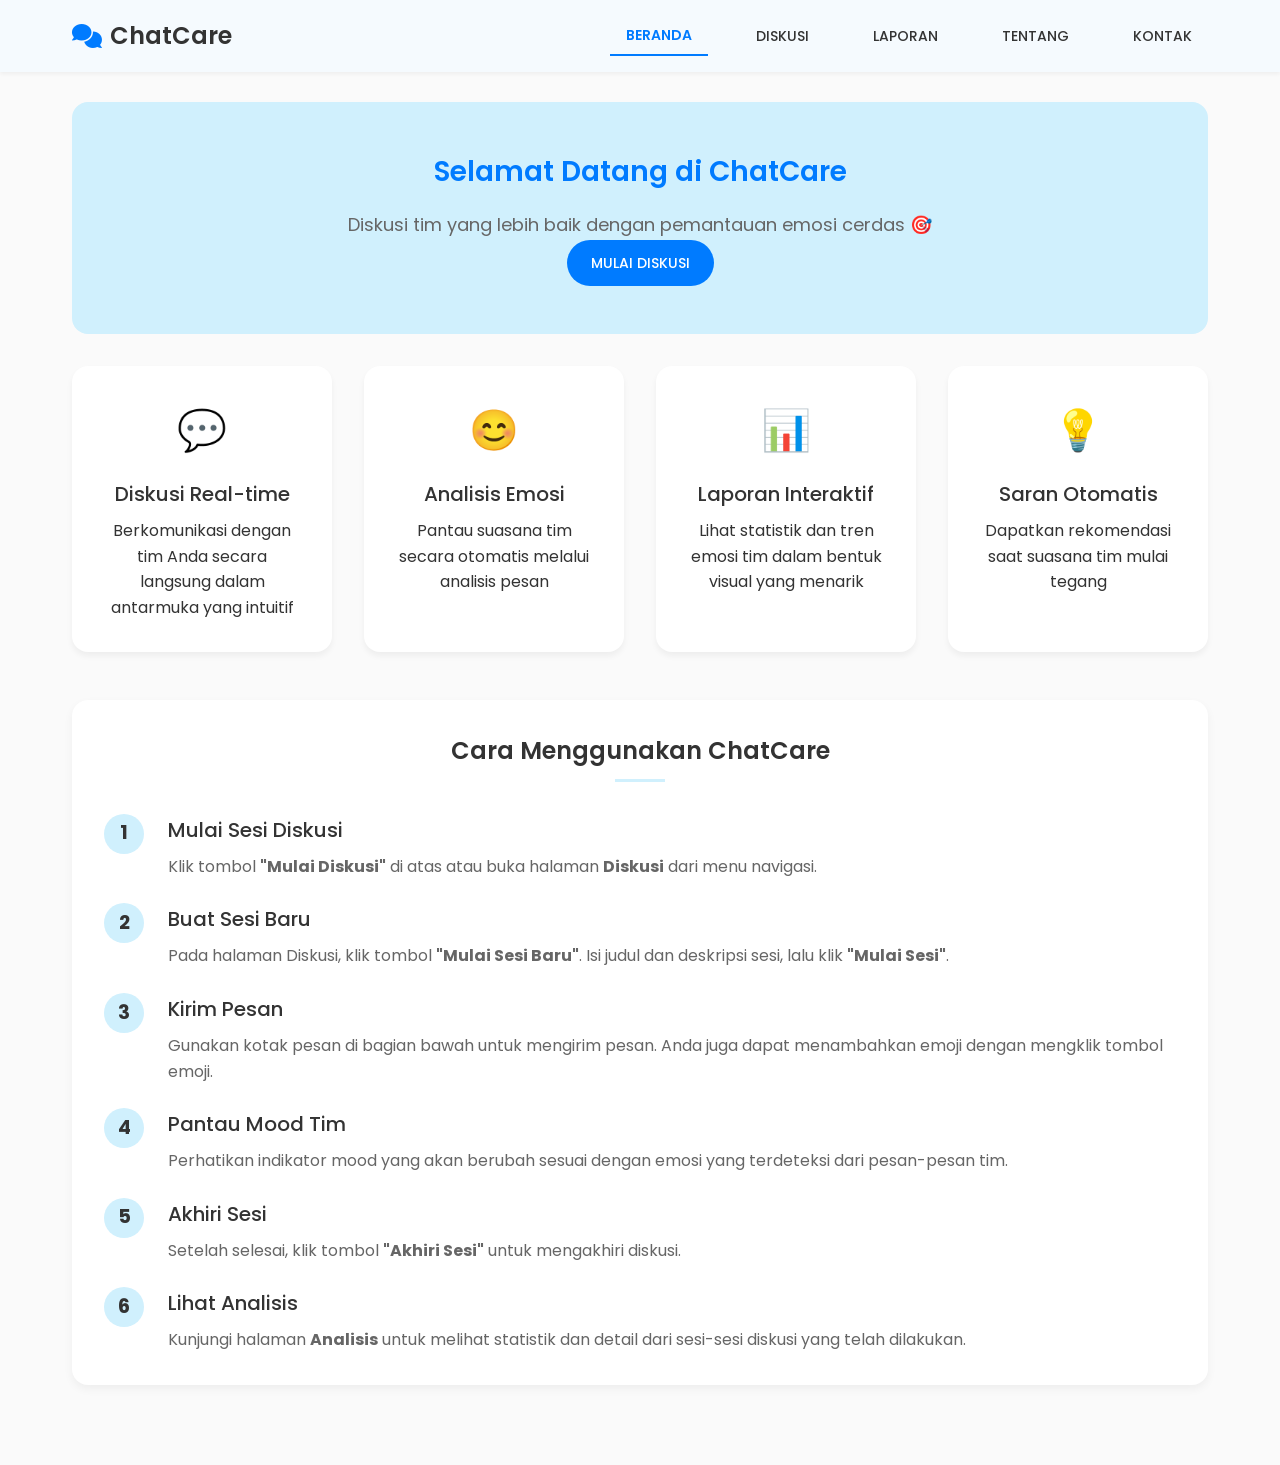
<file: index.html>
<!DOCTYPE html>
<html lang="en">
<head>
    <meta charset="UTF-8">
    <meta name="viewport" content="width=device-width, initial-scale=1.0">
    <title>ChatCare - Aplikasi Diskusi Tim dengan Analisis Emosi</title>
    <link rel="stylesheet" href="assets/css/styles.css">
    <link href="https://fonts.googleapis.com/css2?family=Poppins:wght@300;400;500;600&family=Roboto:wght@400;500&display=swap" rel="stylesheet">
    <link rel="stylesheet" href="https://cdnjs.cloudflare.com/ajax/libs/font-awesome/6.0.0/css/all.min.css">
</head>
<body>
    <nav class="navbar">
        <div class="nav-container">
            <a href="index.html" class="nav-brand">
                <i class="fas fa-comments"></i>
                ChatCare
            </a>
            <button class="nav-toggle" id="navToggle">
                <i class="fas fa-bars"></i>
            </button>
            <div class="nav-links">
                <a href="index.html" class="active">Beranda</a>
                <a href="diskusi.html">Diskusi</a>
                <a href="laporan.html">Laporan</a>
                <a href="tentang.html">Tentang</a>
                <a href="kontak.html">Kontak</a>
            </div>
        </div>
    </nav>

    <div class="container">
        <header>
            <h1>Selamat Datang di ChatCare</h1>
            <p class="tagline">Diskusi tim yang lebih baik dengan pemantauan emosi cerdas 🎯</p>
            <a href="diskusi.html" class="btn-primary">Mulai Diskusi</a>
        </header>

        <div class="feature-grid">
            <div class="feature-card">
                <span class="emoji">💬</span>
                <h3>Diskusi Real-time</h3>
                <p>Berkomunikasi dengan tim Anda secara langsung dalam antarmuka yang intuitif</p>
            </div>
            <div class="feature-card">
                <span class="emoji">😊</span>
                <h3>Analisis Emosi</h3>
                <p>Pantau suasana tim secara otomatis melalui analisis pesan</p>
            </div>
            <div class="feature-card">
                <span class="emoji">📊</span>
                <h3>Laporan Interaktif</h3>
                <p>Lihat statistik dan tren emosi tim dalam bentuk visual yang menarik</p>
            </div>
            <div class="feature-card">
                <span class="emoji">💡</span>
                <h3>Saran Otomatis</h3>
                <p>Dapatkan rekomendasi saat suasana tim mulai tegang</p>
            </div>
        </div>

        <div class="how-to-use">
            <h2>Cara Menggunakan ChatCare</h2>
            <div class="steps-container">
                <div class="step">
                    <div class="step-number">1</div>
                    <div class="step-content">
                        <h3>Mulai Sesi Diskusi</h3>
                        <p>Klik tombol <strong>"Mulai Diskusi"</strong> di atas atau buka halaman <strong>Diskusi</strong> dari menu navigasi.</p>
                    </div>
                </div>
                <div class="step">
                    <div class="step-number">2</div>
                    <div class="step-content">
                        <h3>Buat Sesi Baru</h3>
                        <p>Pada halaman Diskusi, klik tombol <strong>"Mulai Sesi Baru"</strong>. Isi judul dan deskripsi sesi, lalu klik <strong>"Mulai Sesi"</strong>.</p>
                    </div>
                </div>
                <div class="step">
                    <div class="step-number">3</div>
                    <div class="step-content">
                        <h3>Kirim Pesan</h3>
                        <p>Gunakan kotak pesan di bagian bawah untuk mengirim pesan. Anda juga dapat menambahkan emoji dengan mengklik tombol emoji.</p>
                    </div>
                </div>
                <div class="step">
                    <div class="step-number">4</div>
                    <div class="step-content">
                        <h3>Pantau Mood Tim</h3>
                        <p>Perhatikan indikator mood yang akan berubah sesuai dengan emosi yang terdeteksi dari pesan-pesan tim.</p>
                    </div>
                </div>
                <div class="step">
                    <div class="step-number">5</div>
                    <div class="step-content">
                        <h3>Akhiri Sesi</h3>
                        <p>Setelah selesai, klik tombol <strong>"Akhiri Sesi"</strong> untuk mengakhiri diskusi.</p>
                    </div>
                </div>
                <div class="step">
                    <div class="step-number">6</div>
                    <div class="step-content">
                        <h3>Lihat Analisis</h3>
                        <p>Kunjungi halaman <strong>Analisis</strong> untuk melihat statistik dan detail dari sesi-sesi diskusi yang telah dilakukan.</p>
                    </div>
                </div>
            </div>
        </div>
    </div>

    <script src="assets/js/script.js"></script>
    <script>
        // Mobile menu toggle
        const navToggle = document.getElementById('navToggle');
        const navLinks = document.querySelector('.nav-links');

        navToggle.addEventListener('click', () => {
            navLinks.classList.toggle('show');
        });

        // Add active class to current page
        const currentPage = window.location.pathname.split('/').pop() || 'index.html';
        document.querySelectorAll('.nav-links a').forEach(link => {
            if (link.getAttribute('href') === currentPage) {
                link.classList.add('active');
            } else {
                link.classList.remove('active');
            }
        });
    </script>
</body>
</html>
</file>
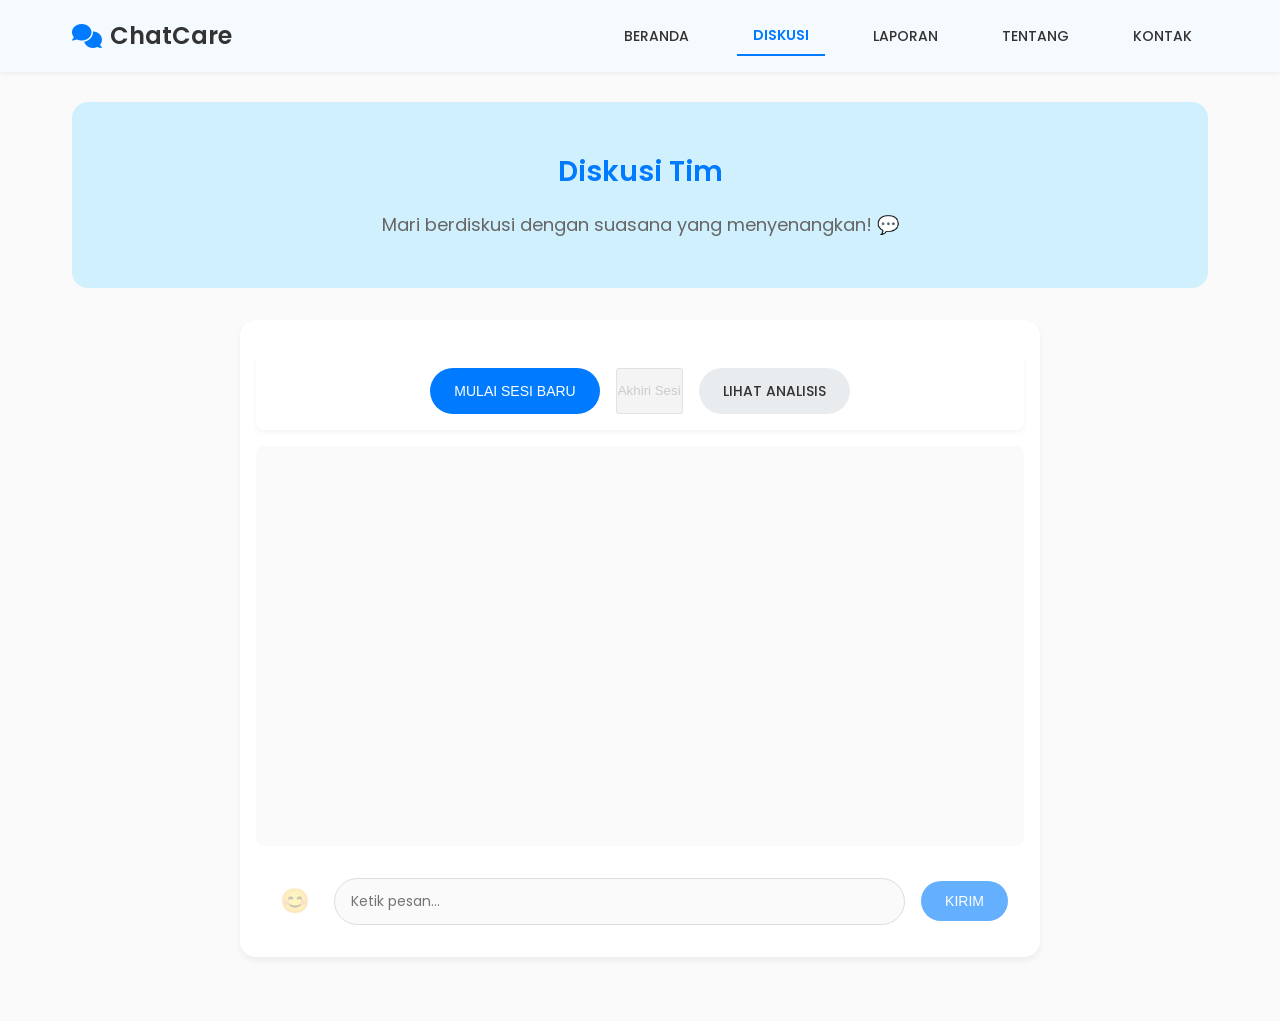
<file: diskusi.html>
<!DOCTYPE html>
<html lang="en">
<head>
    <meta charset="UTF-8">
    <meta name="viewport" content="width=device-width, initial-scale=1.0">
    <title>Diskusi - ChatCare</title>
    <link rel="stylesheet" href="assets/css/styles.css">
    <link href="https://fonts.googleapis.com/css2?family=Poppins:wght@300;400;500;600&family=Roboto:wght@400;500&display=swap" rel="stylesheet">
    <link rel="stylesheet" href="https://cdnjs.cloudflare.com/ajax/libs/font-awesome/6.0.0/css/all.min.css">
    <style>
        .chat-container {
            max-width: 800px;
            margin: 2rem auto;
            background: white;
            border-radius: 1rem;
            box-shadow: 0 4px 6px rgba(0, 0, 0, 0.05);
            padding: 1rem;
        }

        .chat-messages {
            height: 400px;
            overflow-y: auto;
            padding: 1rem;
            background: var(--chat-bg);
            border-radius: 0.5rem;
            margin-bottom: 1rem;
        }

        .message {
            margin-bottom: 1rem;
            padding: 0.75rem 1rem;
            border-radius: 1rem;
            max-width: 80%;
            word-wrap: break-word;
        }

        .message.sent {
            background: var(--primary-color);
            margin-left: auto;
            color: var(--text-color);
        }

        .message.received {
            background: var(--button-secondary);
            color: var(--text-color);
        }

        .message .emotion-tag {
            font-size: 0.8rem;
            color: #666;
            margin-top: 0.25rem;
            display: flex;
            align-items: center;
            gap: 0.25rem;
        }

        .chat-input {
            display: flex;
            gap: 1rem;
            padding: 1rem;
            position: relative;
            align-items: center;
        }

        .chat-input input {
            flex: 1;
            padding: 0.75rem 1rem;
            border: 1px solid #ddd;
            border-radius: 2rem;
            font-family: inherit;
            font-size: 14px;
            transition: border-color 0.3s;
        }

        .chat-input input:focus {
            outline: none;
            border-color: var(--button-primary);
        }

        .mood-visualizer {
            background: white;
            padding: 1rem;
            border-radius: 0.5rem;
            margin-bottom: 1rem;
            text-align: center;
        }

        .mood-title {
            display: flex;
            align-items: center;
            justify-content: center;
            gap: 0.5rem;
            margin-bottom: 1rem;
        }

        .mood-emoji {
            font-size: 2rem;
        }

        .mood-bars {
            display: flex;
            gap: 0.5rem;
            margin-top: 0.5rem;
        }

        .mood-bar {
            flex: 1;
            height: 20px;
            background: #f0f0f0;
            border-radius: 10px;
            overflow: hidden;
        }

        .mood-bar-fill {
            height: 100%;
            transition: width 0.3s ease;
        }

        .mood-bar-fill.positive { background: #90EE90; }
        .mood-bar-fill.neutral { background: #FFD700; }
        .mood-bar-fill.negative { background: #FFB6C1; }

        .recommendation {
            padding: 1rem;
            background: var(--warning-color);
            border-radius: 0.5rem;
            margin-top: 1rem;
            text-align: center;
            display: none;
        }

        .btn-emoji {
            background: none;
            border: none;
            font-size: 1.5rem;
            cursor: pointer;
            padding: 0.5rem;
            transition: transform 0.2s;
        }

        .btn-emoji:hover {
            transform: scale(1.1);
        }

        .emoji-picker {
            display: none;
            position: absolute;
            bottom: 100%;
            left: 1rem;
            background: white;
            border-radius: 1rem;
            box-shadow: 0 4px 12px rgba(0, 0, 0, 0.1);
            padding: 1rem;
            z-index: 1000;
        }

        .emoji-picker.show {
            display: block;
        }

        .emoji-tabs {
            display: flex;
            gap: 0.5rem;
            margin-bottom: 1rem;
            border-bottom: 1px solid #eee;
            padding-bottom: 0.5rem;
        }

        .emoji-tab {
            background: none;
            border: none;
            font-size: 1.2rem;
            cursor: pointer;
            padding: 0.5rem;
            opacity: 0.5;
            transition: opacity 0.2s;
        }

        .emoji-tab.active {
            opacity: 1;
        }

        .emoji-list {
            display: grid;
            grid-template-columns: repeat(5, 1fr);
            gap: 0.5rem;
        }

        .emoji-item {
            font-size: 1.5rem;
            padding: 0.5rem;
            cursor: pointer;
            text-align: center;
            border-radius: 0.5rem;
            transition: background-color 0.2s;
        }

        .emoji-item:hover {
            background-color: var(--primary-color);
        }

        .session-controls {
            margin: 1rem 0;
            display: flex;
            gap: 1rem;
            justify-content: center;
            padding: 1rem;
            background: white;
            border-radius: 0.5rem;
            box-shadow: 0 2px 4px rgba(0, 0, 0, 0.05);
        }

        .session-info {
            display: flex;
            justify-content: space-between;
            padding: 1rem;
            background: white;
            border-radius: 0.5rem;
            margin: 1rem 0;
            box-shadow: 0 2px 4px rgba(0, 0, 0, 0.05);
        }

        .session-timer {
            font-weight: 500;
        }

        .message-count {
            color: var(--text-color);
        }

        .btn-primary:disabled,
        .btn-warning:disabled {
            opacity: 0.6;
            cursor: not-allowed;
        }

        .mood-indicator {
            background: white;
            border-radius: 0.5rem;
            padding: 1rem;
            margin: 1rem 0;
            box-shadow: 0 2px 4px rgba(0, 0, 0, 0.05);
        }

        .mood-status {
            display: flex;
            align-items: center;
            gap: 1rem;
            margin-bottom: 1rem;
            padding-bottom: 1rem;
            border-bottom: 1px solid #eee;
        }

        .mood-emoji {
            font-size: 2rem;
        }

        .mood-text {
            font-size: 1.1rem;
            color: var(--text-color);
        }

        .mood-bars {
            display: flex;
            flex-direction: column;
            gap: 1rem;
        }

        .mood-bar {
            display: flex;
            align-items: center;
            gap: 1rem;
        }

        .mood-label {
            width: 60px;
            font-size: 0.9rem;
            color: var(--text-color);
        }

        .mood-progress {
            flex: 1;
            height: 8px;
            background: #eee;
            border-radius: 4px;
            overflow: hidden;
        }

        .mood-fill {
            height: 100%;
            width: 0;
            transition: width 0.3s ease;
        }

        .mood-fill.positive {
            background: var(--positive-color, #90EE90);
        }

        .mood-fill.neutral {
            background: var(--neutral-color, #FFD700);
        }

        .mood-fill.negative {
            background: var(--negative-color, #FFB6C1);
        }

        .mood-value {
            width: 50px;
            font-size: 0.9rem;
            text-align: right;
            color: var(--text-color);
        }

        .recommendation-box {
            background: white;
            border-radius: 0.5rem;
            padding: 1rem;
            margin: 1rem 0;
            box-shadow: 0 2px 4px rgba(0, 0, 0, 0.05);
        }

        .recommendation-title {
            display: flex;
            align-items: center;
            gap: 0.5rem;
            margin-bottom: 0.5rem;
            color: var(--text-color);
            font-weight: 500;
        }

        .recommendation-content {
            color: var(--text-color);
            font-size: 0.95rem;
            line-height: 1.5;
            padding: 0.5rem;
            border-radius: 0.25rem;
            background: #f8f9fa;
        }

        .positive-recommendation {
            border-left: 4px solid var(--positive-color, #90EE90);
        }

        .negative-recommendation {
            border-left: 4px solid var(--negative-color, #FFB6C1);
        }

        .neutral-recommendation {
            border-left: 4px solid var(--neutral-color, #FFD700);
        }

        .session-start-modal {
            display: none;
            position: fixed;
            top: 0;
            left: 0;
            width: 100%;
            height: 100%;
            background: rgba(0, 0, 0, 0.5);
            z-index: 1000;
            justify-content: center;
            align-items: center;
        }

        .modal-content {
            background: white;
            border-radius: 0.5rem;
            padding: 1.5rem;
            width: 90%;
            max-width: 500px;
            box-shadow: 0 4px 6px rgba(0, 0, 0, 0.1);
        }

        .modal-content h3 {
            margin: 0 0 1rem;
            color: var(--text-color);
        }

        .form-group {
            margin-bottom: 1rem;
        }

        .form-group label {
            display: block;
            margin-bottom: 0.5rem;
            color: var(--text-color);
        }

        .form-group input,
        .form-group textarea {
            width: 100%;
            padding: 0.5rem;
            border: 1px solid #ddd;
            border-radius: 0.25rem;
            font-family: inherit;
        }

        .form-group textarea {
            height: 100px;
            resize: vertical;
        }

        .session-guidelines {
            margin: 1rem 0;
            padding: 1rem;
            background: #f8f9fa;
            border-radius: 0.25rem;
        }

        .session-guidelines h4 {
            margin: 0 0 0.5rem;
            color: var(--text-color);
        }

        .session-guidelines ul {
            margin: 0;
            padding-left: 1.5rem;
        }

        .session-guidelines li {
            margin: 0.5rem 0;
            color: var(--text-color);
        }

        .modal-footer {
            margin-top: 1rem;
            display: flex;
            justify-content: flex-end;
            gap: 0.5rem;
        }

        .session-header {
            margin-bottom: 1rem;
        }

        .session-header h3 {
            margin: 0;
            color: var(--text-color);
        }

        .session-desc {
            margin: 0.5rem 0 0;
            color: #666;
            font-size: 0.9rem;
        }

        .session-stats {
            display: flex;
            gap: 2rem;
        }

        .stat-item {
            display: flex;
            align-items: center;
            gap: 0.5rem;
            color: var(--text-color);
        }

        .stat-item i {
            color: var(--primary-color);
        }

        .mood-trend {
            background: white;
            border-radius: 0.5rem;
            padding: 1rem;
            margin: 1rem 0;
            box-shadow: 0 2px 4px rgba(0, 0, 0, 0.05);
        }

        .trend-header {
            display: flex;
            justify-content: space-between;
            align-items: center;
            margin-bottom: 1rem;
            padding-bottom: 0.5rem;
            border-bottom: 1px solid #eee;
        }

        .trend-header h4 {
            margin: 0;
            color: var(--text-color);
        }

        .trend-indicator {
            display: flex;
            align-items: center;
            gap: 0.5rem;
        }

        .trend-arrow {
            font-size: 1.2rem;
        }

        .trend-text {
            font-size: 0.9rem;
            color: var(--text-color);
        }

        .trend-details {
            display: flex;
            justify-content: space-between;
            gap: 1rem;
        }

        .trend-stat {
            flex: 1;
            text-align: center;
            padding: 0.5rem;
            background: #f8f9fa;
            border-radius: 0.25rem;
        }

        .trend-label {
            font-size: 0.8rem;
            color: #666;
            margin-bottom: 0.25rem;
        }

        .trend-value {
            font-size: 1.1rem;
            font-weight: 500;
            color: var(--text-color);
        }

        .trend-direction.positive {
            color: var(--positive-color, #90EE90);
        }

        .trend-direction.negative {
            color: var(--negative-color, #FFB6C1);
        }

        .trend-direction.neutral {
            color: var(--neutral-color, #FFD700);
        }

        .trend-change.increasing {
            color: #ff4444;
        }

        .trend-change.decreasing {
            color: #4CAF50;
        }

        .trend-warnings {
            color: #ff4444;
        }

        .trend-alert {
            margin-top: 1rem;
            padding: 0.5rem;
            background: #fff3cd;
            border: 1px solid #ffeeba;
            border-radius: 0.25rem;
            color: #856404;
            display: flex;
            align-items: center;
            gap: 0.5rem;
        }

        .trend-alert i {
            color: #856404;
        }

        .mood-progress-indicator {
            margin: 1rem 0;
            padding: 0.7rem 1rem;
            background: #fff;
            border-radius: 0.5rem;
            box-shadow: 0 2px 4px rgba(0,0,0,0.07);
        }
        .progress-bar {
            display: flex;
            height: 18px;
            background: #f0f0f0;
            border-radius: 9px;
            overflow: hidden;
            margin-bottom: 0.5rem;
        }
        .progress-fill {
            height: 100%;
            transition: width 0.4s;
        }
        .progress-fill.positive { background: #90ee90; }
        .progress-fill.neutral { background: #ffd700; }
        .progress-fill.negative { background: #ffb6c1; }
        .progress-labels {
            display: flex;
            justify-content: space-between;
            font-size: 0.95rem;
        }
    </style>
</head>
<body>
    <nav class="navbar">
        <div class="nav-container">
            <a href="index.html" class="nav-brand">
                <i class="fas fa-comments"></i>
                ChatCare
            </a>
            <button class="nav-toggle" id="navToggle">
                <i class="fas fa-bars"></i>
            </button>
            <div class="nav-links">
                <a href="index.html">Beranda</a>
                <a href="diskusi.html" class="active">Diskusi</a>
                <a href="laporan.html">Laporan</a>
                <a href="tentang.html">Tentang</a>
                <a href="kontak.html">Kontak</a>
            </div>
        </div>
    </nav>

    <div class="container">
        <header>
            <h1>Diskusi Tim</h1>
            <p class="tagline">Mari berdiskusi dengan suasana yang menyenangkan! 💬</p>
        </header>

        <div class="chat-container">
            <div class="session-controls">
                <button class="btn-primary" id="startSessionBtn">Mulai Sesi Baru</button>
                <button class="btn-warning" id="endSessionBtn" disabled>Akhiri Sesi</button>
                <a href="analisis.html" class="btn-secondary">Lihat Analisis</a>
            </div>

            <div class="session-start-modal" id="sessionStartModal">
                <div class="modal-content">
                    <h3>Mulai Sesi Diskusi Baru</h3>
                    <div class="modal-body">
                        <div class="form-group">
                            <label for="sessionTitle">Judul Sesi:</label>
                            <input type="text" id="sessionTitle" placeholder="Contoh: Diskusi Sprint Planning">
                        </div>
                        <div class="form-group">
                            <label for="sessionDesc">Deskripsi:</label>
                            <textarea id="sessionDesc" placeholder="Deskripsi singkat tentang sesi ini..."></textarea>
                        </div>
                        <div class="session-guidelines">
                            <h4>Panduan Diskusi yang Baik:</h4>
                            <ul>
                                <li>✨ Berikan pendapat dengan sopan dan jelas</li>
                                <li>🎯 Fokus pada topik yang sedang dibahas</li>
                                <li>🤝 Hormati pendapat anggota tim lain</li>
                                <li>💡 Sampaikan ide dengan konstruktif</li>
                                <li>❤️ Jaga mood tim tetap positif</li>
                            </ul>
                        </div>
                    </div>
                    <div class="modal-footer">
                        <button class="btn-secondary" id="cancelSessionBtn">Batal</button>
                        <button class="btn-primary" id="confirmSessionBtn">Mulai Sesi</button>
                    </div>
                </div>
            </div>

            <div class="session-info" id="sessionInfo" style="display: none;">
                <div class="session-header">
                    <h3 id="activeSessionTitle">Sesi Diskusi</h3>
                    <p id="activeSessionDesc" class="session-desc"></p>
                </div>
                <div class="session-stats">
                    <div class="stat-item">
                        <i class="fas fa-clock"></i>
                        <span>Durasi: <span id="sessionDuration">00:00:00</span></span>
                    </div>
                    <div class="stat-item">
                        <i class="fas fa-comments"></i>
                        <span>Pesan: <span id="messageCount">0</span></span>
                    </div>
                </div>
            </div>

            <div class="mood-indicator" id="moodIndicator" style="display: none;">
                <div class="mood-status">
                    <div class="mood-emoji"></div>
                    <div class="mood-text"></div>
                </div>
                <div class="mood-bars">
                    <div class="mood-bar">
                        <div class="mood-label">Positif</div>
                        <div class="mood-progress">
                            <div class="mood-fill positive" style="width: 0%"></div>
                        </div>
                        <div class="mood-value">0%</div>
                    </div>
                    <div class="mood-bar">
                        <div class="mood-label">Netral</div>
                        <div class="mood-progress">
                            <div class="mood-fill neutral" style="width: 0%"></div>
                        </div>
                        <div class="mood-value">0%</div>
                    </div>
                    <div class="mood-bar">
                        <div class="mood-label">Negatif</div>
                        <div class="mood-progress">
                            <div class="mood-fill negative" style="width: 0%"></div>
                        </div>
                        <div class="mood-value">0%</div>
                    </div>
                </div>
            </div>

            <div class="mood-progress-indicator" id="moodProgressIndicator" style="display:none;">
                <div class="progress-bar">
                    <div class="progress-fill positive" id="progressPositive"></div>
                    <div class="progress-fill neutral" id="progressNeutral"></div>
                    <div class="progress-fill negative" id="progressNegative"></div>
                </div>
                <div class="progress-labels">
                    <span id="progressLabelPositive">0% Positif</span>
                    <span id="progressLabelNeutral">0% Netral</span>
                    <span id="progressLabelNegative">0% Negatif</span>
                </div>
            </div>

            <div class="mood-trend" id="moodTrend" style="display: none;">
                <div class="trend-header">
                    <h4>Tren Emosi Tim</h4>
                    <div class="trend-indicator">
                        <div class="trend-arrow"></div>
                        <div class="trend-text"></div>
                    </div>
                </div>
                <div class="trend-details">
                    <div class="trend-stat">
                        <div class="trend-label">Menuju</div>
                        <div class="trend-value trend-direction">-</div>
                    </div>
                    <div class="trend-stat">
                        <div class="trend-label">Perubahan</div>
                        <div class="trend-value trend-change">0%</div>
                    </div>
                    <div class="trend-stat">
                        <div class="trend-label">Kata Kasar</div>
                        <div class="trend-value trend-warnings">0</div>
                    </div>
                </div>
                <div class="trend-alert" style="display: none;">
                    <i class="fas fa-exclamation-triangle"></i>
                    <span class="alert-text"></span>
                </div>
            </div>

            <div class="recommendation-box" id="recommendationBox" style="display: none;">
                <div class="recommendation-title">
                    <i class="fas fa-lightbulb"></i>
                    <span>Rekomendasi</span>
                </div>
                <div class="recommendation-content" id="recommendation"></div>
            </div>

            <div class="chat-messages" id="chatMessages"></div>

            <div class="chat-input">
                <button class="btn-emoji" id="emojiButton" disabled>😊</button>
                <div class="emoji-picker" id="emojiPicker">
                    <div class="emoji-tabs">
                        <button class="emoji-tab active" data-category="positive">😊</button>
                        <button class="emoji-tab" data-category="neutral">😐</button>
                        <button class="emoji-tab" data-category="negative">😔</button>
                    </div>
                    <div class="emoji-list" id="emojiList"></div>
                </div>
                <input type="text" id="messageInput" placeholder="Ketik pesan..." disabled>
                <button class="btn-primary" id="sendButton" disabled>Kirim</button>
            </div>
        </div>
    </div>

    <script src="assets/js/script.js"></script>
    <script>
        document.addEventListener('DOMContentLoaded', () => {
            if (!window.ChatCare) {
                console.error('ChatCare object not found');
                return;
            }

            const startSessionBtn = document.getElementById('startSessionBtn');
            const endSessionBtn = document.getElementById('endSessionBtn');
            const sessionInfo = document.getElementById('sessionInfo');
            const sessionDuration = document.getElementById('sessionDuration');
            const messageCount = document.getElementById('messageCount');
            const messageInput = document.getElementById('messageInput');
            const sendButton = document.getElementById('sendButton');
            const chatMessages = document.getElementById('chatMessages');
            const emojiButton = document.getElementById('emojiButton');
            const emojiPicker = document.getElementById('emojiPicker');
            const emojiList = document.getElementById('emojiList');
            const emojiTabs = document.querySelectorAll('.emoji-tab');

            let currentSession = null;
            let sessionTimer = null;
            let startTime = null;

            function updateTimer() {
                if (!startTime) return;
                
                const now = new Date();
                const diff = now - startTime;
                const hours = Math.floor(diff / 3600000);
                const minutes = Math.floor((diff % 3600000) / 60000);
                const seconds = Math.floor((diff % 60000) / 1000);
                
                sessionDuration.textContent = 
                    `${hours.toString().padStart(2, '0')}:${minutes.toString().padStart(2, '0')}:${seconds.toString().padStart(2, '0')}`;
            }

            function startSession() {
                startTime = new Date();
                currentSession = {
                    id: 'session_' + startTime.getTime(),
                    startTime: startTime.toISOString(),
                    messages: []
                };

                // Enable chat controls
                messageInput.disabled = false;
                sendButton.disabled = false;
                emojiButton.disabled = false;
                startSessionBtn.disabled = true;
                endSessionBtn.disabled = false;
                sessionInfo.style.display = 'flex';
                chatMessages.innerHTML = '';
                messageCount.textContent = '0';

                // Start timer
                sessionTimer = setInterval(updateTimer, 1000);
                updateTimer();

                // Save session
                window.ChatCare.startSession(currentSession);
            }

            function endSession() {
                if (!currentSession) return;

                clearInterval(sessionTimer);
                currentSession.endTime = new Date().toISOString();
                
                // Disable chat controls
                messageInput.disabled = true;
                sendButton.disabled = true;
                emojiButton.disabled = true;
                startSessionBtn.disabled = false;
                endSessionBtn.disabled = true;
                sessionInfo.style.display = 'none';

                // Save session end
                window.ChatCare.endSession(currentSession);
                currentSession = null;
                startTime = null;

                // Redirect to analysis page
                window.location.href = 'analisis.html';
            }

            function sendMessage() {
                if (!currentSession) {
                    console.error('No active session');
                    return;
                }

                const text = messageInput.value.trim();
                if (text) {
                    const message = {
                        text,
                        emotion: window.ChatCare.detectEmotion(text),
                        timestamp: new Date().toISOString(),
                        sender: 'user',
                        sessionId: currentSession.id
                    };

                    // Pastikan currentSession.messages ada
                    if (!currentSession.messages) {
                        currentSession.messages = [];
                    }

                    if (window.ChatCare.saveMessage(message)) {
                        displayMessage(message);
                        messageInput.value = '';
                        messageCount.textContent = currentSession.messages.push(message);
                        // Update mood indicator setelah mengirim pesan
                        updateMoodIndicator();
                    }
                }
            }

            function displayMessage(message) {
                const messageElement = document.createElement('div');
                messageElement.className = `message ${message.sender}`;
                messageElement.innerHTML = `
                    <div class="message-content">
                        <p>${message.text}</p>
                        <span class="timestamp">${new Date(message.timestamp).toLocaleTimeString()}</span>
                    </div>
                `;
                chatMessages.appendChild(messageElement);
                chatMessages.scrollTop = chatMessages.scrollHeight;
            }

            // Emoji picker functionality
            function showEmojis(category) {
                // Pastikan ChatCare.getEmojisByCategory tersedia
                if (!window.ChatCare.getEmojisByCategory) {
                    console.error('ChatCare.getEmojisByCategory is not defined');
                    // Gunakan emojiList dari script.js langsung
                    const emojiData = {
                        positive: ['😊', '😄', '😃', '😀', '😁', '🥰', '😍', '🤗', '👍', '💪', '✨', '⭐'],
                        neutral: ['🤔', '😐', '😶', '🤨', '🙂', '👌', '🆗', '💭'],
                        negative: ['😢', '😭', '😤', '😠', '😡', '😞', '😔', '😣', '😖', '😫', '😩', '😰']
                    };
                    
                    const emojis = emojiData[category] || emojiData.positive;
                    emojiList.innerHTML = '';
                    emojis.forEach(emoji => {
                        const emojiItem = document.createElement('div');
                        emojiItem.className = 'emoji-item';
                        emojiItem.textContent = emoji;
                        emojiItem.addEventListener('click', () => {
                            const cursorPos = messageInput.selectionStart;
                            const textBefore = messageInput.value.substring(0, cursorPos);
                            const textAfter = messageInput.value.substring(cursorPos);
                            messageInput.value = textBefore + emoji + textAfter;
                            messageInput.focus();
                            messageInput.selectionStart = cursorPos + emoji.length;
                            messageInput.selectionEnd = cursorPos + emoji.length;
                            emojiPicker.classList.remove('show');
                        });
                        emojiList.appendChild(emojiItem);
                    });
                    return;
                }
                
                // Gunakan fungsi dari ChatCare jika tersedia
                const emojis = window.ChatCare.getEmojisByCategory(category);
                emojiList.innerHTML = '';
                emojis.forEach(emoji => {
                    const emojiItem = document.createElement('div');
                    emojiItem.className = 'emoji-item';
                    emojiItem.textContent = emoji;
                    emojiItem.addEventListener('click', () => {
                        const cursorPos = messageInput.selectionStart;
                        const textBefore = messageInput.value.substring(0, cursorPos);
                        const textAfter = messageInput.value.substring(cursorPos);
                        messageInput.value = textBefore + emoji + textAfter;
                        messageInput.focus();
                        messageInput.selectionStart = cursorPos + emoji.length;
                        messageInput.selectionEnd = cursorPos + emoji.length;
                        emojiPicker.classList.remove('show');
                    });
                    emojiList.appendChild(emojiItem);
                });
            }

            emojiButton.addEventListener('click', (e) => {
                e.stopPropagation();
                emojiPicker.classList.toggle('show');
                if (emojiPicker.classList.contains('show')) {
                    showEmojis('positive');
                }
            });

            emojiTabs.forEach(tab => {
                tab.addEventListener('click', (e) => {
                    e.stopPropagation();
                    emojiTabs.forEach(t => t.classList.remove('active'));
                    tab.classList.add('active');
                    showEmojis(tab.dataset.category);
                });
            });

            document.addEventListener('click', (e) => {
                if (!emojiPicker.contains(e.target) && !emojiButton.contains(e.target)) {
                    emojiPicker.classList.remove('show');
                }
            });

            const moodIndicator = document.getElementById('moodIndicator');
            const recommendationBox = document.getElementById('recommendationBox');
            const recommendation = document.getElementById('recommendation');

            function updateMoodIndicator() {
                if (!currentSession || !currentSession.messages || !currentSession.messages.length) {
                    moodIndicator.style.display = 'none';
                    recommendationBox.style.display = 'none';
                    return;
                }

                const mood = window.ChatCare.calculateTeamMood(currentSession.messages);
                
                // Update mood emoji and text
                const moodEmoji = moodIndicator.querySelector('.mood-emoji');
                const moodText = moodIndicator.querySelector('.mood-text');
                
                moodEmoji.textContent = mood.emoji;
                moodText.textContent = getMoodText(mood);

                // Update mood bars
                const moodFills = moodIndicator.querySelectorAll('.mood-fill');
                const moodValues = moodIndicator.querySelectorAll('.mood-value');
                
                moodFills[0].style.width = mood.percentages.positive + '%';
                moodFills[1].style.width = mood.percentages.neutral + '%';
                moodFills[2].style.width = mood.percentages.negative + '%';
                
                moodValues[0].textContent = mood.percentages.positive.toFixed(1) + '%';
                moodValues[1].textContent = mood.percentages.neutral.toFixed(1) + '%';
                moodValues[2].textContent = mood.percentages.negative.toFixed(1) + '%';

                // Show mood indicator
                moodIndicator.style.display = 'block';

                // Update recommendation
                const recommendationText = window.ChatCare.generateRecommendation(mood);
                recommendation.textContent = recommendationText;
                recommendation.className = 'recommendation-content ' + mood.dominant + '-recommendation';
                recommendationBox.style.display = 'block';
            }

            function getMoodText(mood) {
                const texts = {
                    positive: [
                        'Tim sedang bersemangat! 🌟',
                        'Diskusi berjalan sangat baik! ✨',
                        'Suasana tim sangat positif! 💪'
                    ],
                    neutral: [
                        'Suasana tim stabil 🤝',
                        'Diskusi berjalan normal 📝',
                        'Tim dalam mood netral 🎯'
                    ],
                    negative: [
                        'Tim butuh semangat! 💭',
                        'Suasana mulai tegang... 😮‍💨',
                        'Mood tim sedang menurun 🫂'
                    ]
                };

                const options = texts[mood.dominant];
                return options[Math.floor(Math.random() * options.length)];
            }

            // Update the sendMessage function to include mood updates
            const originalSendMessage = window.sendMessage;
            window.sendMessage = function() {
                if (originalSendMessage.apply(this, arguments)) {
                    updateMoodIndicator();
                    updateMoodTrend();
                    updateMoodProgressIndicator();
                    return true;
                }
                return false;
            };

            // Update the startSession function
            const originalStartSession = window.startSession;
            window.startSession = function() {
                originalStartSession.apply(this, arguments);
                previousMood = null;
                updateMoodIndicator();
                updateMoodTrend();
                updateMoodProgressIndicator();
            };

            const moodTrend = document.getElementById('moodTrend');
            let previousMood = null;

            function updateMoodTrend() {
                if (!currentSession || !currentSession.messages || !currentSession.messages.length) {
                    moodTrend.style.display = 'none';
                    return;
                }

                const mood = window.ChatCare.calculateTeamMood(currentSession.messages);
                const trendArrow = moodTrend.querySelector('.trend-arrow');
                const trendText = moodTrend.querySelector('.trend-text');
                const trendDirection = moodTrend.querySelector('.trend-direction');
                const trendChange = moodTrend.querySelector('.trend-change');
                const trendWarnings = moodTrend.querySelector('.trend-warnings');
                const trendAlert = moodTrend.querySelector('.trend-alert');
                const alertText = moodTrend.querySelector('.alert-text');

                // Calculate trend direction
                let direction = 'neutral';
                let change = 0;
                let arrow = '→';

                if (previousMood) {
                    const prevNegative = previousMood.percentages.negative;
                    const currNegative = mood.percentages.negative;
                    change = currNegative - prevNegative;

                    if (change > 0) {
                        direction = 'negative';
                        arrow = '↑';
                    } else if (change < 0) {
                        direction = 'positive';
                        arrow = '↓';
                    }
                }

                // Count recent negative messages and profanity
                const recentMessages = currentSession.messages.slice(-5);
                const recentNegativeCount = recentMessages.filter(msg => msg.emotion === 'negative').length;
                const profanityCount = recentMessages.filter(msg => 
                    msg.text.toLowerCase().match(/ajg|anj|anjg|anjrit|bangsat|tolol|goblok|kontol|idiot|bodo|bodoh/g)
                ).length;

                // Update UI
                trendArrow.textContent = arrow;
                trendDirection.textContent = direction.charAt(0).toUpperCase() + direction.slice(1);
                trendDirection.className = 'trend-value trend-direction ' + direction;
                
                trendChange.textContent = Math.abs(change).toFixed(1) + '%';
                trendChange.className = 'trend-value trend-change ' + (change > 0 ? 'increasing' : 'decreasing');
                
                trendWarnings.textContent = profanityCount;

                // Show alerts if needed
                if (mood.percentages.negative > 50 || recentNegativeCount >= 3 || profanityCount > 0) {
                    trendAlert.style.display = 'flex';
                    alertText.textContent = 'Perhatian: Mood tim menunjukkan tanda-tanda negatif!';
                } else {
                    trendAlert.style.display = 'none';
                }

                moodTrend.style.display = 'block';
                previousMood = mood;
            }

            const moodProgressIndicator = document.getElementById('moodProgressIndicator');

            function updateMoodProgressIndicator() {
                const indicator = document.getElementById('moodProgressIndicator');
                if (!currentSession || !currentSession.messages || !currentSession.messages.length) {
                    indicator.style.display = 'none';
                    return;
                }
                const mood = window.ChatCare.calculateTeamMood(currentSession.messages);
                const p = mood.percentages;
                document.getElementById('progressPositive').style.width = p.positive + '%';
                document.getElementById('progressNeutral').style.width = p.neutral + '%';
                document.getElementById('progressNegative').style.width = p.negative + '%';
                document.getElementById('progressLabelPositive').textContent = p.positive.toFixed(1) + '% Positif';
                document.getElementById('progressLabelNeutral').textContent = p.neutral.toFixed(1) + '% Netral';
                document.getElementById('progressLabelNegative').textContent = p.negative.toFixed(1) + '% Negatif';
                indicator.style.display = 'block';
            }

            // Pastikan input pesan dan emoji aktif setelah mulai sesi
            const enableChatInput = () => {
                messageInput.disabled = false;
                sendButton.disabled = false;
                document.querySelectorAll('.emoji-btn').forEach(btn => btn.disabled = false);
            };
            startSessionBtn.addEventListener('click', enableChatInput);
            // Inisialisasi jika sesi sudah aktif
            if (currentSession && currentSession.active) {
                enableChatInput();
                updateMoodProgressIndicator();
            }

            startSessionBtn.addEventListener('click', () => {
                const sessionStartModal = document.getElementById('sessionStartModal');
                const sessionTitle = document.getElementById('sessionTitle');
                const sessionDesc = document.getElementById('sessionDesc');
                const confirmSessionBtn = document.getElementById('confirmSessionBtn');
                const cancelSessionBtn = document.getElementById('cancelSessionBtn');
                const activeSessionTitle = document.getElementById('activeSessionTitle');
                const activeSessionDesc = document.getElementById('activeSessionDesc');

                function showSessionModal() {
                    sessionStartModal.style.display = 'flex';
                    sessionTitle.focus();
                }

                function hideSessionModal() {
                    sessionStartModal.style.display = 'none';
                    sessionTitle.value = '';
                    sessionDesc.value = '';
                }

                function startSession() {
                    startTime = new Date();
                    currentSession = {
                        id: 'session_' + startTime.getTime(),
                        title: sessionTitle.value.trim() || 'Sesi Diskusi',
                        description: sessionDesc.value.trim() || 'Sesi diskusi tim',
                        startTime: startTime.toISOString(),
                        messages: []
                    };

                    // Update session info
                    activeSessionTitle.textContent = currentSession.title;
                    activeSessionDesc.textContent = currentSession.description;

                    // Enable chat controls
                    messageInput.disabled = false;
                    sendButton.disabled = false;
                    emojiButton.disabled = false;
                    startSessionBtn.disabled = true;
                    endSessionBtn.disabled = false;
                    sessionInfo.style.display = 'block';
                    chatMessages.innerHTML = '';
                    messageCount.textContent = '0';

                    // Start timer
                    sessionTimer = setInterval(updateTimer, 1000);
                    updateTimer();

                    // Hide modal
                    hideSessionModal();

                    // Save session
                    window.ChatCare.startSession(currentSession);

                    // Show welcome message
                    const welcomeHtml = `
                        <div class="system-message">
                            <div class="message-content">
                                <h4>🎉 Sesi Diskusi Dimulai!</h4>
                                <p><strong>${currentSession.title}</strong></p>
                                <p>${currentSession.description}</p>
                                <div class="guidelines-reminder">
                                    <p><strong>Tips Diskusi yang Baik:</strong></p>
                                    <ul>
                                        <li>✨ Berikan pendapat dengan sopan dan jelas</li>
                                        <li>🎯 Fokus pada topik yang sedang dibahas</li>
                                        <li>🤝 Hormati pendapat anggota tim lain</li>
                                    </ul>
                                </div>
                            </div>
                        </div>
                    `;
                    chatMessages.innerHTML = welcomeHtml;
                }

                showSessionModal();
                cancelSessionBtn.addEventListener('click', hideSessionModal);
                confirmSessionBtn.addEventListener('click', startSession);

                // Close modal when clicking outside
                sessionStartModal.addEventListener('click', (e) => {
                    if (e.target === sessionStartModal) {
                        hideSessionModal();
                    }
                });
            });

            endSessionBtn.addEventListener('click', endSession);
            
            // Initialize event listeners
            sendButton.addEventListener('click', function() {
                sendMessage();
            });
            
            messageInput.addEventListener('keypress', function(e) {
                if (e.key === 'Enter') {
                    e.preventDefault(); // Mencegah default action
                    sendMessage();
                }
            });
        });
    </script>
</body>
</html>
</file>
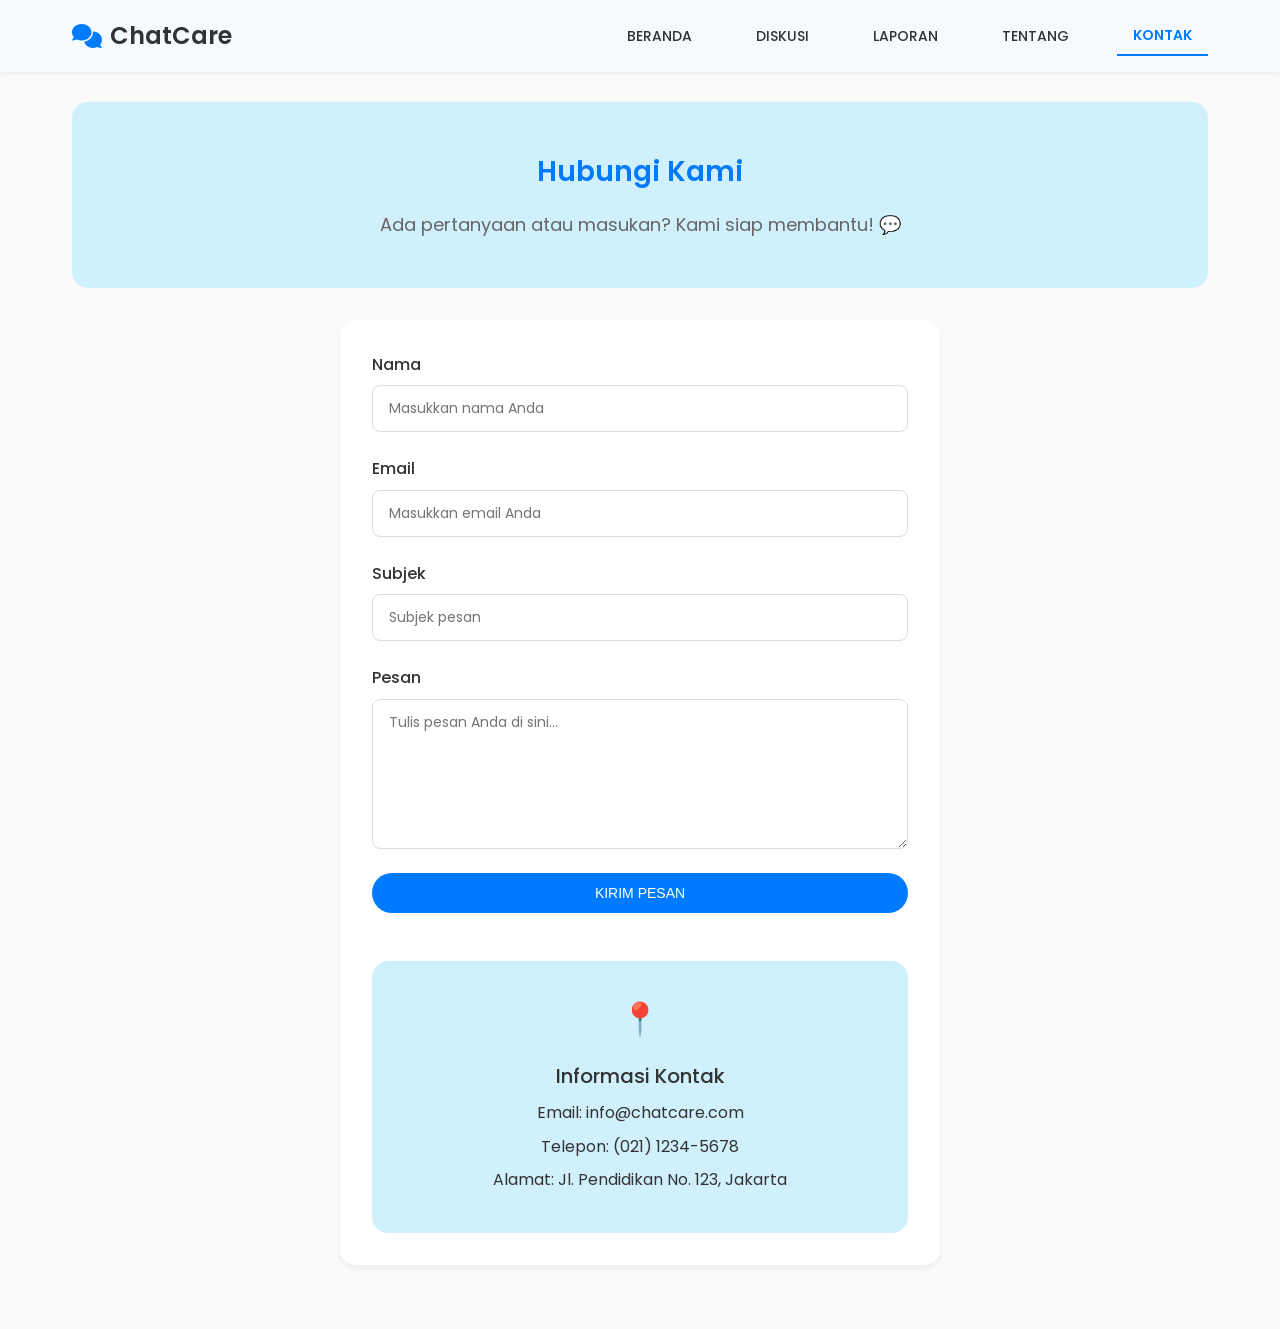
<file: kontak.html>
<!DOCTYPE html>
<html lang="en">
<head>
    <meta charset="UTF-8">
    <meta name="viewport" content="width=device-width, initial-scale=1.0">
    <title>Kontak - ChatCare</title>
    <link rel="stylesheet" href="assets/css/styles.css">
    <link href="https://fonts.googleapis.com/css2?family=Poppins:wght@300;400;500;600&family=Roboto:wght@400;500&display=swap" rel="stylesheet">
    <link rel="stylesheet" href="https://cdnjs.cloudflare.com/ajax/libs/font-awesome/6.0.0/css/all.min.css">
    <style>
        .contact-container {
            max-width: 600px;
            margin: 2rem auto;
            background: white;
            border-radius: 1rem;
            box-shadow: 0 4px 6px rgba(0, 0, 0, 0.05);
            padding: 2rem;
        }

        .contact-form {
            display: grid;
            gap: 1.5rem;
        }

        .form-group {
            display: grid;
            gap: 0.5rem;
        }

        .form-group label {
            font-weight: 500;
            color: var(--text-color);
        }

        .form-group input,
        .form-group textarea {
            padding: 0.75rem 1rem;
            border: 1px solid #ddd;
            border-radius: 0.5rem;
            font-family: inherit;
            font-size: 14px;
            transition: border-color 0.3s;
        }

        .form-group input:focus,
        .form-group textarea:focus {
            outline: none;
            border-color: var(--button-primary);
        }

        .form-group textarea {
            min-height: 150px;
            resize: vertical;
        }

        .contact-info {
            margin-top: 3rem;
            padding: 2rem;
            background: var(--primary-color);
            border-radius: 1rem;
            text-align: center;
        }

        .contact-info .emoji {
            font-size: 2rem;
            margin-bottom: 1rem;
        }

        .contact-info p {
            margin: 0.5rem 0;
            color: var(--text-color);
        }

        .contact-info a {
            color: var(--button-primary);
            text-decoration: none;
            font-weight: 500;
        }

        .contact-info a:hover {
            text-decoration: underline;
        }
    </style>
</head>
<body>
    <nav class="navbar">
        <div class="nav-container">
            <a href="index.html" class="nav-brand">
                <i class="fas fa-comments"></i>
                ChatCare
            </a>
            <button class="nav-toggle" id="navToggle">
                <i class="fas fa-bars"></i>
            </button>
            <div class="nav-links">
                <a href="index.html">Beranda</a>
                <a href="diskusi.html">Diskusi</a>
                <a href="laporan.html">Laporan</a>
                <a href="tentang.html">Tentang</a>
                <a href="kontak.html" class="active">Kontak</a>
            </div>
        </div>
    </nav>

    <div class="container">
        <header>
            <h1>Hubungi Kami</h1>
            <p class="tagline">Ada pertanyaan atau masukan? Kami siap membantu! 💬</p>
        </header>

        <div class="contact-container">
            <form class="contact-form">
                <div class="form-group">
                    <label for="name">Nama</label>
                    <input type="text" id="name" name="name" required placeholder="Masukkan nama Anda">
                </div>
                <div class="form-group">
                    <label for="email">Email</label>
                    <input type="email" id="email" name="email" required placeholder="Masukkan email Anda">
                </div>
                <div class="form-group">
                    <label for="subject">Subjek</label>
                    <input type="text" id="subject" name="subject" required placeholder="Subjek pesan">
                </div>
                <div class="form-group">
                    <label for="message">Pesan</label>
                    <textarea id="message" name="message" required placeholder="Tulis pesan Anda di sini..."></textarea>
                </div>
                <button type="submit" class="btn-primary">Kirim Pesan</button>
            </form>

            <div class="contact-info">
                <span class="emoji">📍</span>
                <h3>Informasi Kontak</h3>
                <p>Email: info@chatcare.com</p>
                <p>Telepon: (021) 1234-5678</p>
                <p>Alamat: Jl. Pendidikan No. 123, Jakarta</p>
            </div>
        </div>
    </div>

    <script>
        // Mobile menu toggle
        const navToggle = document.getElementById('navToggle');
        const navLinks = document.querySelector('.nav-links');

        navToggle.addEventListener('click', () => {
            navLinks.classList.toggle('show');
        });

        // Add active class to current page
        const currentPage = window.location.pathname.split('/').pop() || 'index.html';
        document.querySelectorAll('.nav-links a').forEach(link => {
            if (link.getAttribute('href') === currentPage) {
                link.classList.add('active');
            } else {
                link.classList.remove('active');
            }
        });

        // Form submission handler
        const form = document.querySelector('.contact-form');
        form.addEventListener('submit', (e) => {
            e.preventDefault();
            alert('Terima kasih! Pesan Anda telah terkirim.');
            form.reset();
        });
    </script>
</body>
</html>
</file>
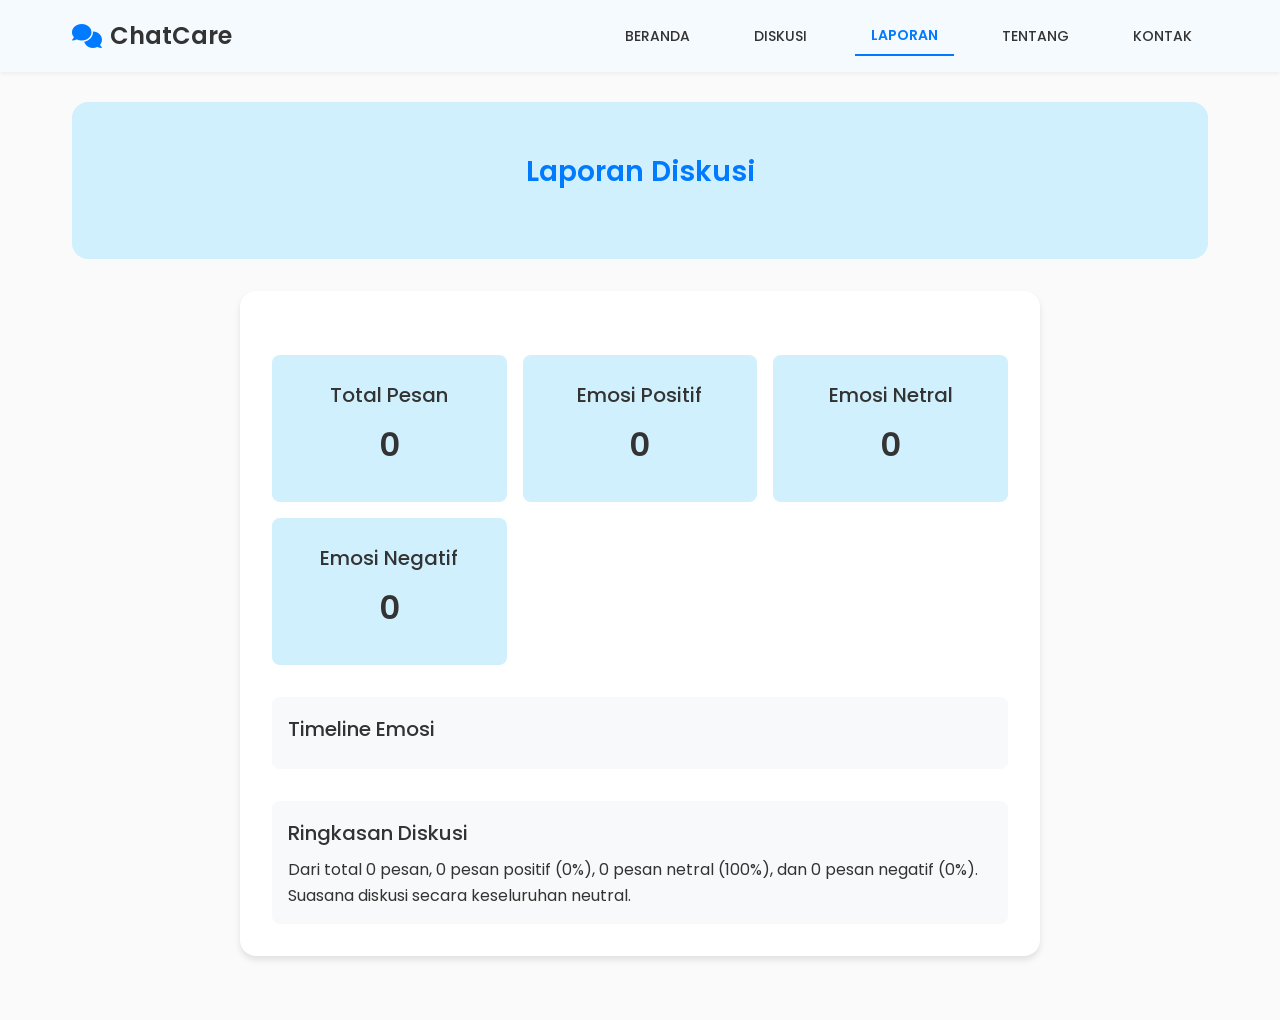
<file: laporan.html>
<!DOCTYPE html>
<html lang="en">
<head>
    <meta charset="UTF-8">
    <meta name="viewport" content="width=device-width, initial-scale=1.0">
    <title>Laporan - ChatCare</title>
    <link rel="stylesheet" href="assets/css/styles.css">
    <link href="https://fonts.googleapis.com/css2?family=Poppins:wght@300;400;500;600&display=swap" rel="stylesheet">
    <link rel="stylesheet" href="https://cdnjs.cloudflare.com/ajax/libs/font-awesome/6.0.0/css/all.min.css">
    <style>
        .report-container {
            max-width: 800px;
            margin: 2rem auto;
            background: #fff;
            border-radius: 1rem;
            box-shadow: 0 4px 6px rgba(0, 0, 0, 0.1);
            padding: 2rem;
        }

        .stats-grid {
            display: grid;
            grid-template-columns: repeat(auto-fit, minmax(200px, 1fr));
            gap: 1rem;
            margin: 2rem 0;
        }

        .stat-card {
            background: var(--primary-color);
            padding: 1.5rem;
            border-radius: 0.5rem;
            text-align: center;
        }

        .stat-number {
            font-size: 2rem;
            font-weight: 600;
            color: var(--accent-color);
            margin: 0.5rem 0;
        }

        .emotion-timeline {
            margin: 2rem 0;
            padding: 1rem;
            background: #f8f9fa;
            border-radius: 0.5rem;
        }

        .timeline-item {
            display: flex;
            align-items: center;
            margin: 0.5rem 0;
            padding: 0.5rem;
            border-radius: 0.5rem;
        }

        .timeline-item.positive { background: rgba(144, 238, 144, 0.2); }
        .timeline-item.neutral { background: rgba(255, 215, 0, 0.2); }
        .timeline-item.negative { background: rgba(255, 182, 193, 0.2); }

        .summary {
            margin-top: 2rem;
            padding: 1rem;
            background: #f8f9fa;
            border-radius: 0.5rem;
        }
    </style>
</head>
<body>
    <nav class="navbar">
        <div class="nav-container">
            <a href="index.html" class="nav-brand">
                <i class="fas fa-comments"></i>
                ChatCare
            </a>
            <button class="nav-toggle" id="navToggle">
                <i class="fas fa-bars"></i>
            </button>
            <div class="nav-links">
                <a href="index.html">Beranda</a>
                <a href="diskusi.html">Diskusi</a>
                <a href="laporan.html" class="active">Laporan</a>
                <a href="tentang.html">Tentang</a>
                <a href="kontak.html">Kontak</a>
            </div>
        </div>
    </nav>

    <div class="container">
        <header>
            <h1>Laporan Diskusi</h1>
        </header>

        <div class="report-container">
            <div class="stats-grid">
                <div class="stat-card">
                    <h3>Total Pesan</h3>
                    <div class="stat-number" id="total-messages">0</div>
                </div>
                <div class="stat-card">
                    <h3>Emosi Positif</h3>
                    <div class="stat-number" id="positive-count">0</div>
                </div>
                <div class="stat-card">
                    <h3>Emosi Netral</h3>
                    <div class="stat-number" id="neutral-count">0</div>
                </div>
                <div class="stat-card">
                    <h3>Emosi Negatif</h3>
                    <div class="stat-number" id="negative-count">0</div>
                </div>
            </div>

            <div class="emotion-timeline">
                <h3>Timeline Emosi</h3>
                <div id="timeline-container"></div>
            </div>

            <div class="summary">
                <h3>Ringkasan Diskusi</h3>
                <p id="summary-text"></p>
            </div>
        </div>
    </div>

    <script src="assets/js/script.js"></script>
    <script>
        // Mobile menu toggle
        const navToggle = document.getElementById('navToggle');
        const navLinks = document.querySelector('.nav-links');

        navToggle.addEventListener('click', () => {
            navLinks.classList.toggle('show');
        });

        // Add active class to current page
        const currentPage = window.location.pathname.split('/').pop() || 'index.html';
        document.querySelectorAll('.nav-links a').forEach(link => {
            if (link.getAttribute('href') === currentPage) {
                link.classList.add('active');
            } else {
                link.classList.remove('active');
            }
        });

        function generateReport() {
            const messages = ChatCare.getMessages();
            
            // Update stats
            document.getElementById('total-messages').textContent = messages.length;
            
            const emotionCounts = {
                positive: messages.filter(m => m.emotion === 'positive').length,
                neutral: messages.filter(m => m.emotion === 'neutral').length,
                negative: messages.filter(m => m.emotion === 'negative').length
            };

            document.getElementById('positive-count').textContent = emotionCounts.positive;
            document.getElementById('neutral-count').textContent = emotionCounts.neutral;
            document.getElementById('negative-count').textContent = emotionCounts.negative;

            // Generate timeline
            const timelineContainer = document.getElementById('timeline-container');
            timelineContainer.innerHTML = '';

            messages.forEach(message => {
                const timelineItem = document.createElement('div');
                timelineItem.className = `timeline-item ${message.emotion}`;
                timelineItem.innerHTML = `
                    <div class="timeline-content">
                        <small>${new Date(message.timestamp).toLocaleTimeString()}</small>
                        <p>${message.text}</p>
                    </div>
                `;
                timelineContainer.appendChild(timelineItem);
            });

            // Generate summary
            const mood = ChatCare.calculateTeamMood();
            const summaryText = document.getElementById('summary-text');
            
            let summary = `Dari total ${messages.length} pesan, `;
            summary += `${emotionCounts.positive} pesan positif (${Math.round(mood.percentages.positive)}%), `;
            summary += `${emotionCounts.neutral} pesan netral (${Math.round(mood.percentages.neutral)}%), dan `;
            summary += `${emotionCounts.negative} pesan negatif (${Math.round(mood.percentages.negative)}%). `;
            
            summary += `\nSuasana diskusi secara keseluruhan ${mood.dominant}.`;
            
            summaryText.textContent = summary;
        }

        // Generate report when page loads
        generateReport();
    </script>
</body>
</html>
</file>
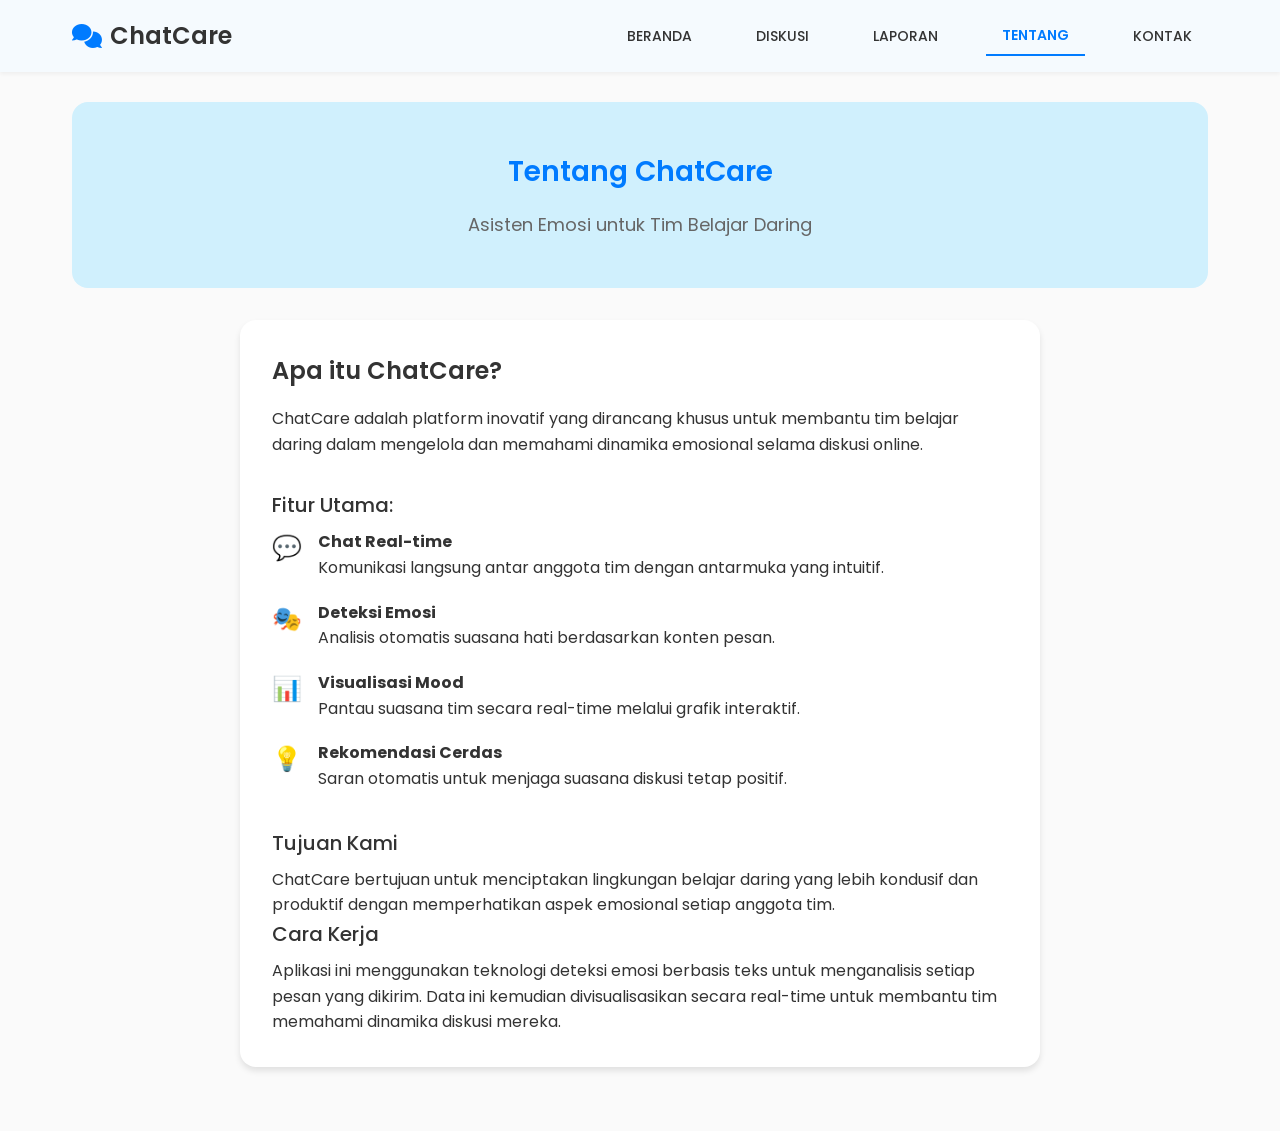
<file: tentang.html>
<!DOCTYPE html>
<html lang="en">
<head>
    <meta charset="UTF-8">
    <meta name="viewport" content="width=device-width, initial-scale=1.0">
    <title>Tentang - ChatCare</title>
    <link rel="stylesheet" href="assets/css/styles.css">
    <link href="https://fonts.googleapis.com/css2?family=Poppins:wght@300;400;500;600&family=Roboto:wght@400;500&display=swap" rel="stylesheet">
    <link rel="stylesheet" href="https://cdnjs.cloudflare.com/ajax/libs/font-awesome/6.0.0/css/all.min.css">
    <style>
        .about-content {
            max-width: 800px;
            margin: 0 auto;
            padding: 2rem;
            background: white;
            border-radius: 1rem;
            box-shadow: 0 4px 6px rgba(0, 0, 0, 0.05);
        }

        .team-section {
            margin-top: 3rem;
        }

        .team-grid {
            display: grid;
            grid-template-columns: repeat(auto-fit, minmax(200px, 1fr));
            gap: 2rem;
            margin-top: 2rem;
        }

        .team-member {
            text-align: center;
            padding: 1.5rem;
            background: var(--primary-color);
            border-radius: 1rem;
            transition: transform 0.2s;
        }

        .team-member:hover {
            transform: translateY(-5px);
        }

        .team-member img {
            width: 120px;
            height: 120px;
            border-radius: 50%;
            margin-bottom: 1rem;
            object-fit: cover;
        }

        .team-member h3 {
            color: var(--text-color);
            margin: 0.5rem 0;
        }

        .team-member p {
            color: #666;
            font-size: 14px;
        }

        .mission-section {
            margin: 3rem 0;
            padding: 2rem;
            background: var(--primary-color);
            border-radius: 1rem;
            text-align: center;
        }

        .mission-section .emoji {
            font-size: 3rem;
            margin-bottom: 1rem;
        }

        .about-section {
            max-width: 800px;
            margin: 2rem auto;
            background: #fff;
            border-radius: 1rem;
            box-shadow: 0 4px 6px rgba(0, 0, 0, 0.1);
            padding: 2rem;
        }

        .feature-list {
            margin: 2rem 0;
        }

        .feature-list li {
            margin-bottom: 1rem;
            display: flex;
            align-items: start;
            gap: 1rem;
        }

        .feature-list .emoji {
            font-size: 1.5rem;
        }
    </style>
</head>
<body>
    <nav class="navbar">
        <div class="nav-container">
            <a href="index.html" class="nav-brand">
                <i class="fas fa-comments"></i>
                ChatCare
            </a>
            <button class="nav-toggle" id="navToggle">
                <i class="fas fa-bars"></i>
            </button>
            <div class="nav-links">
                <a href="index.html">Beranda</a>
                <a href="diskusi.html">Diskusi</a>
                <a href="laporan.html">Laporan</a>
                <a href="tentang.html" class="active">Tentang</a>
                <a href="kontak.html">Kontak</a>
            </div>
        </div>
    </nav>

    <div class="container">
        <header>
            <h1>Tentang ChatCare</h1>
            <p class="tagline">Asisten Emosi untuk Tim Belajar Daring</p>
        </header>

        <div class="about-section">
            <h2>Apa itu ChatCare?</h2>
            <p>ChatCare adalah platform inovatif yang dirancang khusus untuk membantu tim belajar daring dalam mengelola dan memahami dinamika emosional selama diskusi online.</p>

            <div class="feature-list">
                <h3>Fitur Utama:</h3>
                <ul>
                    <li>
                        <span class="emoji">💬</span>
                        <div>
                            <strong>Chat Real-time</strong>
                            <p>Komunikasi langsung antar anggota tim dengan antarmuka yang intuitif.</p>
                        </div>
                    </li>
                    <li>
                        <span class="emoji">🎭</span>
                        <div>
                            <strong>Deteksi Emosi</strong>
                            <p>Analisis otomatis suasana hati berdasarkan konten pesan.</p>
                        </div>
                    </li>
                    <li>
                        <span class="emoji">📊</span>
                        <div>
                            <strong>Visualisasi Mood</strong>
                            <p>Pantau suasana tim secara real-time melalui grafik interaktif.</p>
                        </div>
                    </li>
                    <li>
                        <span class="emoji">💡</span>
                        <div>
                            <strong>Rekomendasi Cerdas</strong>
                            <p>Saran otomatis untuk menjaga suasana diskusi tetap positif.</p>
                        </div>
                    </li>
                </ul>
            </div>

            <h3>Tujuan Kami</h3>
            <p>ChatCare bertujuan untuk menciptakan lingkungan belajar daring yang lebih kondusif dan produktif dengan memperhatikan aspek emosional setiap anggota tim.</p>

            <h3>Cara Kerja</h3>
            <p>Aplikasi ini menggunakan teknologi deteksi emosi berbasis teks untuk menganalisis setiap pesan yang dikirim. Data ini kemudian divisualisasikan secara real-time untuk membantu tim memahami dinamika diskusi mereka.</p>
        </div>
    </div>

    <script>
        // Mobile menu toggle
        const navToggle = document.getElementById('navToggle');
        const navLinks = document.querySelector('.nav-links');

        navToggle.addEventListener('click', () => {
            navLinks.classList.toggle('show');
        });

        // Add active class to current page
        const currentPage = window.location.pathname.split('/').pop() || 'index.html';
        document.querySelectorAll('.nav-links a').forEach(link => {
            if (link.getAttribute('href') === currentPage) {
                link.classList.add('active');
            } else {
                link.classList.remove('active');
            }
        });
    </script>
</body>
</html>
</file>
<file: assets/css/styles.css>
:root {
    --primary-color: #d0f0fd;
    --warning-color: #ffe0e0;
    --background-color: #fafafa;
    --text-color: #333;
    --button-primary: #007bff;
    --button-secondary: #e9ecef;
    --nav-bg: #f5fafe;
    --nav-text: #333;
    --nav-hover: #007bff;
    --chat-bg: #fafafa;
}

* {
    margin: 0;
    padding: 0;
    box-sizing: border-box;
}

body {
    font-family: 'Poppins', 'Roboto', Arial, sans-serif;
    line-height: 1.6;
    color: var(--text-color);
    background-color: var(--background-color);
    font-size: 16px;
    padding-top: 70px;
}

.container {
    max-width: 1200px;
    margin: 0 auto;
    padding: 2rem;
}

/* Navbar Styles */
.navbar {
    position: fixed;
    top: 0;
    left: 0;
    right: 0;
    background-color: var(--nav-bg);
    padding: 1rem 0;
    box-shadow: 0 2px 4px rgba(0, 0, 0, 0.05);
    z-index: 1000;
}

.nav-container {
    max-width: 1200px;
    margin: 0 auto;
    padding: 0 2rem;
    display: flex;
    justify-content: space-between;
    align-items: center;
}

.nav-brand {
    color: var(--nav-text);
    text-decoration: none;
    font-size: 1.5rem;
    font-weight: 600;
    display: flex;
    align-items: center;
    gap: 0.5rem;
}

.nav-brand i {
    color: var(--button-primary);
}

.nav-links {
    display: flex;
    gap: 2rem;
    align-items: center;
}

.nav-links a {
    color: var(--nav-text);
    text-decoration: none;
    font-weight: 500;
    transition: all 0.3s;
    padding: 0.5rem 1rem;
    border-radius: 2rem;
    font-size: 14px;
    text-transform: uppercase;
}

.nav-links a:hover {
    color: var(--nav-hover);
}

.nav-links a.active {
    color: var(--button-primary);
    font-weight: 600;
    border-bottom: 2px solid var(--button-primary);
    border-radius: 0;
}

/* Typography */
h1 {
    font-size: 28px;
    font-weight: 600;
    color: var(--button-primary);
    margin-bottom: 1rem;
}

h2 {
    font-size: 24px;
    font-weight: 600;
    margin-bottom: 1rem;
}

h3 {
    font-size: 20px;
    font-weight: 500;
    margin-bottom: 0.5rem;
}

.small-text {
    font-size: 12px;
    color: #666;
}

/* Buttons */
.btn-primary {
    display: inline-block;
    padding: 0.75rem 1.5rem;
    background-color: var(--button-primary);
    color: white;
    text-decoration: none;
    border-radius: 2rem;
    font-size: 14px;
    font-weight: 500;
    text-transform: uppercase;
    transition: transform 0.2s, background-color 0.2s;
    border: none;
    cursor: pointer;
}

.btn-primary:hover {
    transform: translateY(-2px);
    background-color: #0056b3;
}

.btn-secondary {
    display: inline-block;
    padding: 0.75rem 1.5rem;
    background-color: var(--button-secondary);
    color: var(--text-color);
    text-decoration: none;
    border-radius: 2rem;
    font-size: 14px;
    font-weight: 500;
    text-transform: uppercase;
    transition: transform 0.2s;
    border: none;
    cursor: pointer;
}

.btn-secondary:hover {
    transform: translateY(-2px);
    background-color: #dde2e6;
}

/* Header */
header {
    text-align: center;
    padding: 3rem 0;
    background-color: var(--primary-color);
    border-radius: 1rem;
    margin-bottom: 2rem;
}

.tagline {
    font-size: 18px;
    color: #666;
    margin-top: 0.5rem;
}

/* Features Section */
.feature-grid {
    display: grid;
    grid-template-columns: repeat(auto-fit, minmax(250px, 1fr));
    gap: 2rem;
    margin-top: 2rem;
}

.feature-card {
    background-color: white;
    padding: 2rem;
    border-radius: 1rem;
    text-align: center;
    box-shadow: 0 4px 6px rgba(0, 0, 0, 0.05);
    transition: transform 0.2s;
}

.feature-card:hover {
    transform: translateY(-5px);
}

.emoji {
    font-size: 2.5rem;
    margin-bottom: 1rem;
    display: block;
}

/* Mobile menu button */
.nav-toggle {
    display: none;
    background: none;
    border: none;
    color: var(--nav-text);
    font-size: 1.5rem;
    cursor: pointer;
    padding: 0.5rem;
}

/* How to use section */
.how-to-use {
    margin: 3rem 0;
    background: white;
    border-radius: 1rem;
    padding: 2rem;
    box-shadow: 0 4px 10px rgba(0, 0, 0, 0.05);
}

.how-to-use h2 {
    text-align: center;
    margin-bottom: 2rem;
    color: var(--text-color);
    position: relative;
}

.how-to-use h2:after {
    content: '';
    display: block;
    width: 50px;
    height: 3px;
    background: var(--primary-color);
    margin: 0.5rem auto;
}

.steps-container {
    display: flex;
    flex-direction: column;
    gap: 1.5rem;
}

.step {
    display: flex;
    gap: 1.5rem;
    align-items: flex-start;
}

.step-number {
    background: var(--primary-color);
    color: var(--text-color);
    width: 40px;
    height: 40px;
    border-radius: 50%;
    display: flex;
    align-items: center;
    justify-content: center;
    font-weight: bold;
    font-size: 1.2rem;
    flex-shrink: 0;
}

.step-content {
    flex: 1;
}

.step-content h3 {
    margin: 0 0 0.5rem 0;
    color: var(--text-color);
}

.step-content p {
    margin: 0;
    color: #666;
}

/* Mobile Responsive Styles */
@media (max-width: 768px) {
    body {
        font-size: 14px;
    }

    .nav-toggle {
        display: block;
    }

    .nav-links {
        display: none;
        position: absolute;
        top: 100%;
        left: 0;
        right: 0;
        background-color: var(--nav-bg);
        padding: 1rem;
        flex-direction: column;
        gap: 0.5rem;
        box-shadow: 0 4px 6px rgba(0, 0, 0, 0.1);
    }

    .nav-links.show {
        display: flex;
    }

    .nav-links a {
        width: 100%;
        text-align: center;
        padding: 0.75rem;
    }

    .container {
        padding: 1rem;
    }

    h1 {
        font-size: 24px;
    }

    h2 {
        font-size: 20px;
    }

    h3 {
        font-size: 18px;
    }

    .feature-grid {
        grid-template-columns: 1fr;
    }

    .header-actions {
        flex-direction: column;
        gap: 1rem;
    }

    .btn-primary, .btn-secondary {
        width: 100%;
        text-align: center;
    }
    
    .step {
        flex-direction: column;
        gap: 0.5rem;
        align-items: flex-start;
    }
    
    .step-number {
        margin-bottom: 0.5rem;
    }
}
</file>
